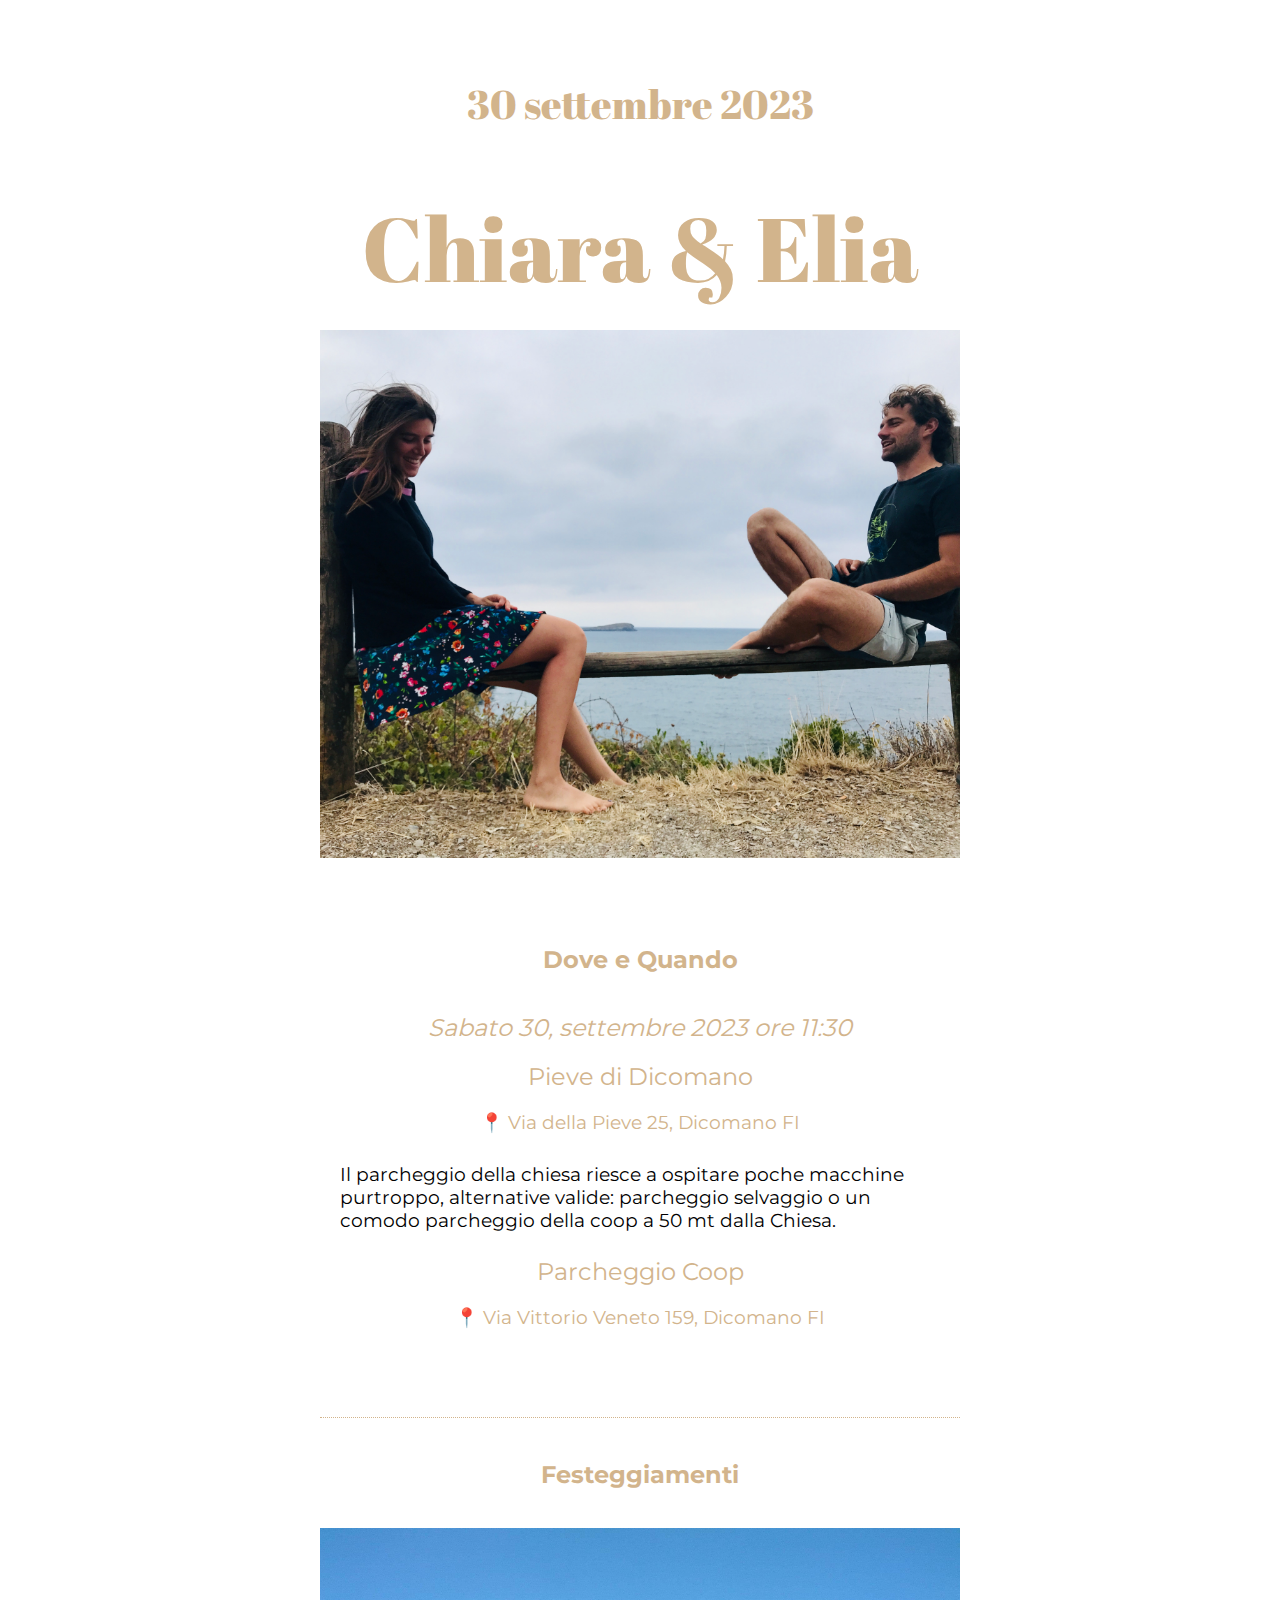
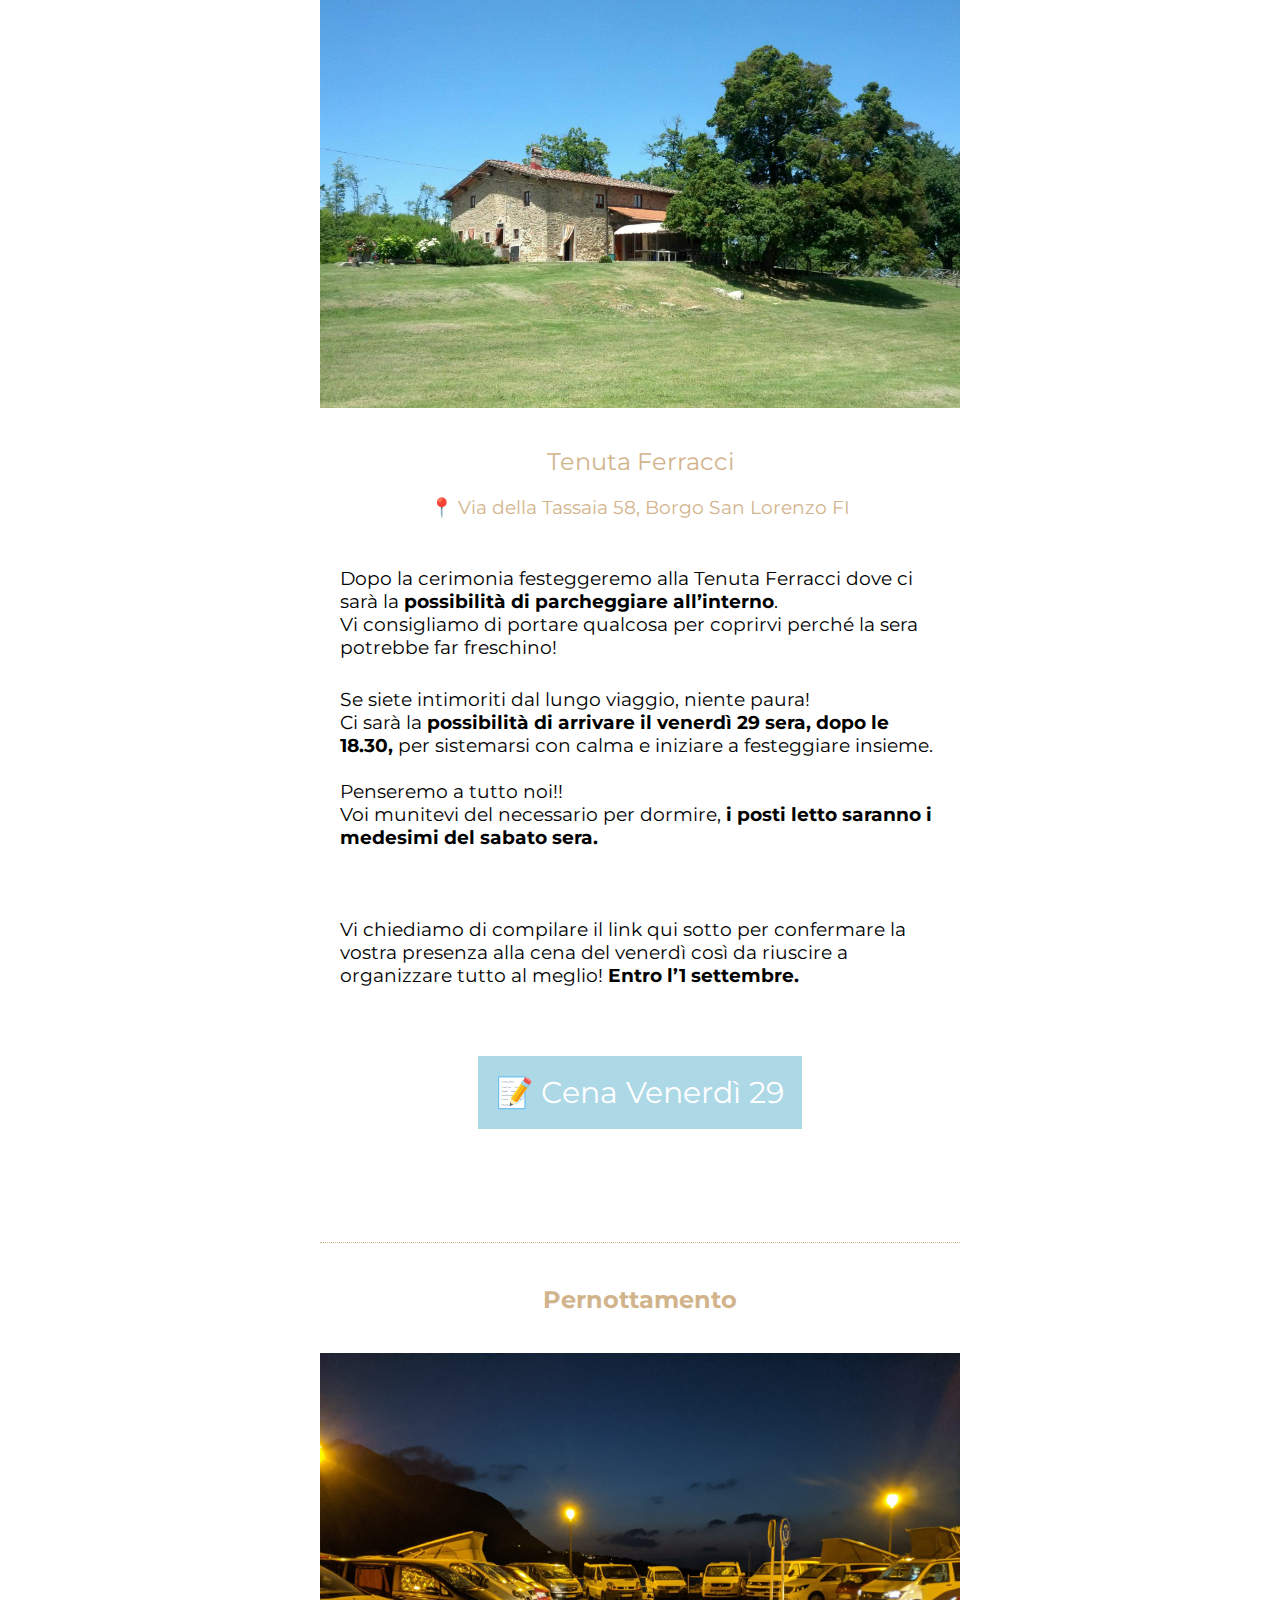
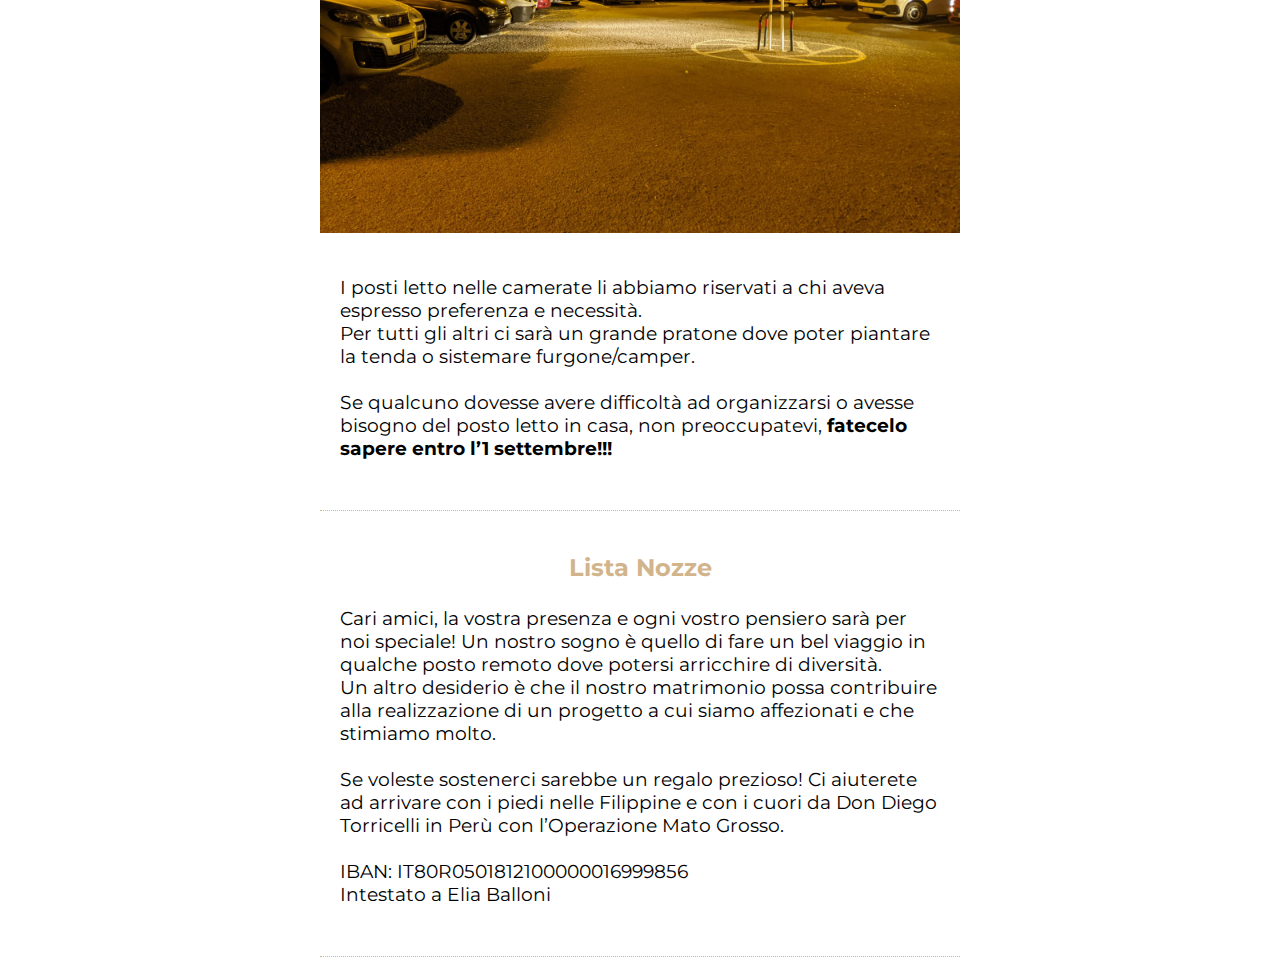
<file: index.html>
<!DOCTYPE html>
<html lang="it">
<head>
    <meta charset="UTF-8">
    <meta http-equiv="X-UA-Compatible" content="IE=edge">
    <meta name="viewport" content="width=device-width, initial-scale=1.0">
    <title>🤰🏻👩🏻‍⚕️ Chiara + Elia 🧗🏻🌲</title>
    <link rel="preconnect" href="https://fonts.googleapis.com">
<link rel="preconnect" href="https://fonts.gstatic.com" crossorigin>
<link href="https://fonts.googleapis.com/css2?family=Red+Hat+Display:ital@0;1&display=swap" rel="stylesheet">
    <link rel="stylesheet" href="style.css">
    <!-- <link rel="stylesheet" href="banda.css"> -->
</head>
<body>
    <!-- <div class="b_frame">
        <marquee behavior="slide" direction="down">🤰🏻👩🏻‍⚕️ Chiara + Elia 🧗🏻🌲</marquee>
    </div> -->
    <div class="main">
        <div class="cover">
            <br>
            <br>
            <h2 class="data self_c">30 settembre 2023</h2>
            <h1 class="title">
                Chiara & Elia
            </h1>
            <img class="copertina" src="./src/img/Foto_1.jpg" alt="">
        </div>
        <br>
        <br>
        <section class="logistica sono">
            <h2 class="p_title">Dove e Quando</h2>
            <a class="indicazioni" href="https://goo.gl/maps/SD46Xo5jkQciiAsL7">
                <h2><i>Sabato 30, settembre 2023 ore 11:30</i></h2>
                <h2>Pieve di Dicomano</h2>
                <!-- <h2>ore</h2> -->
                <h3>📍 Via della Pieve 25, Dicomano FI</h3>
            </a>
            <br>
            <h3>
                Il parcheggio della chiesa riesce a ospitare poche macchine purtroppo, alternative valide: parcheggio selvaggio o un comodo parcheggio della coop a 50 mt dalla Chiesa.
            </h3>
            <a class="indicazioni" href="https://goo.gl/maps/DNZvaCzLQdQG3vCq5">
                <h2>Parcheggio Coop</h2>
                <!-- <h2>ore</h2> -->
                <h3> 📍 Via Vittorio Veneto 159, Dicomano FI</h3>
            </a>
            <br>
            <br>
            <!-- <h3>
                La cerimonia si celebrerà presso la Pieve di Dicomano, vicino a Borgo San Lorenzo (FI),
                alle 11.30
                <br>
                Il parcheggio della chiesa riesce a ospitare poche macchine purtroppo, alternative valide:
                parcheggio selvaggio o un comodo parcheggio della coop a
                50 mt dalla Chiesa.
            </h3> -->

        </section>
        <section class="party">
            <h2 class="p_title">Festeggiamenti</h2>
            <br>
            <img src="./src/img/Foto_2.jpg" alt="">
            <br>
            <a class="indicazioni" href="https://goo.gl/maps/QL5DrFTDts3vsDg57">
                <h2>Tenuta Ferracci</h2>
                <h3>📍 Via della Tassaia 58, Borgo San Lorenzo FI</h3>
            </a>
            <br>
            <br>
            <h3>
                Dopo la cerimonia festeggeremo alla Tenuta Ferracci dove ci sarà la <b>possibilità di parcheggiare all’interno</b>.
                <br>
                Vi consigliamo di portare qualcosa per coprirvi perché la sera potrebbe far freschino!
            </h3>
            <br>
            <h3>
                Se siete intimoriti dal lungo viaggio, niente paura!
                <br>
                Ci sarà la <b>possibilità di arrivare il venerdì 29 sera, dopo le 18.30,</b> per sistemarsi con calma e iniziare a festeggiare insieme.
                <br>
                <br>
                Penseremo a tutto noi!! 
                <br>
                Voi munitevi del necessario per dormire, <b>i posti letto saranno i medesimi del sabato sera.</b>
                <br>
                <br>
                <br>
                <br>
                Vi chiediamo di compilare il link qui sotto per confermare la vostra presenza alla cena del venerdì così da riuscire a organizzare tutto al meglio! <b>Entro l’1 settembre.</b>
            </h3>
            <br>

                <a class="self_c form" href="https://docs.google.com/forms/d/e/1FAIpQLSet5YdGcfIKtHqPqVSmmF9m4eE1jb6lCCulhxKcQb-FXxLS4g/viewform?usp=sf_link">
                    📝 Cena Venerdì 29
                </a>
        </section>
        <section class="pernotto">
            <h2 class="p_title">Pernottamento</h2>
            <br>
            <img src="./src/img/Foto_3.JPG" alt="">
            <br>
            <br>
            <h3>
                I posti letto nelle camerate li abbiamo riservati a chi aveva espresso preferenza e necessità. 
                <br>
                Per tutti gli altri ci sarà un grande pratone dove poter piantare la tenda o sistemare furgone/camper.
                <br>
                <br>
                Se qualcuno dovesse avere difficoltà ad organizzarsi o avesse bisogno del posto letto in casa, non preoccupatevi, <b>fatecelo sapere entro l’1 settembre!!!</b>
            </h3>

        </section>
        <section class="present">
            <h2 class="p_title">Lista Nozze</h2>
            <h3>
                Cari amici, la vostra presenza e ogni vostro pensiero sarà per noi speciale!
                Un nostro sogno è quello di fare un bel viaggio in qualche posto remoto dove potersi arricchire di diversità. 
                <br>
                Un altro desiderio è che il nostro matrimonio possa contribuire alla realizzazione di un progetto a cui siamo affezionati e che stimiamo molto.
                <br>
                <br>
                Se voleste sostenerci sarebbe un regalo prezioso! Ci aiuterete ad arrivare con i piedi nelle Filippine e con i cuori da Don Diego Torricelli in Perù con l’Operazione Mato Grosso.
                <br>
                <br>
                IBAN: IT80R0501812100000016999856
                <br>
                Intestato a Elia Balloni
            </h3>
        </section>
        <!-- <section class="activities">
            <h3>Diletti domenicali</h3>
            <ul>
                <li>Torneo di Polo</li>
                <li>Safari</li>
                <li>Caccia alla volpe</li>
                <li>Orgietta</li>
            </ul>
        </section> -->
        <!-- <section class="map"></section> -->
</body>
</html>
</file>
<file: style.css>
@font-face {
    font-family: abril;
    src: url(./src/font/Abril_Fatface/AbrilFatface-Regular.ttf);
}
@font-face {
    font-family: sono;
    src: url(src/font/Sono-VariableFont_MONO\,wght.ttf);
}
@font-face {
    font-family: monserrat;
    src: url(./src/font/Montserrat/Montserrat-VariableFont_wght.ttf);
}

html, body{
    font-family: abril;
    color: black;
    margin: 0;
}

.main{
    display: flex;
    flex-direction: column;
    /* align-items: center; */
    /* overflow: auto; */
    max-width: 50vw;
    height: auto;
    margin: auto;
    z-index: 100;
}

.cover{
    display: flex;
    flex-direction: column;
    /* height: 100vh; */
    width: 100%;
    justify-content: center;
}

/* .copertina{
    margin-bottom: 10vh;
} */

section{
    display: flex;
    flex-direction: column;
    /* height: 100vh; */
    width: 100%;
    border-bottom: 1px dotted tan;
    font-family: monserrat;
    padding-top: 2.5vh;
    padding-bottom: 5vh;
}

.title{
    padding: 2.5vh;
    grid-area: cover;
    /* font-family: ippocampo; */
    font-size: 90px;
    margin: 0 0;
    position: relative;
    text-align: center;
    color: tan;
    /* top: -150px; */
}

h1, h2, h3, h4, h5{
    font-weight: 400;
}

h3,ul{
    align-self: flex-start;
    margin:  5px 20px;
}

ul{
    margin-bottom: 30px;
}

a{
    text-decoration: none;
    color: Indigo;
}

a:hover{
    text-decoration: none;
    color: lightblue;
}

.descrizione{
    margin: 30px 20px;
    align-self: flex-start;
}

.sono{
    font-family: monserrat;
}

.indicazioni{
    margin: 0 2.5vh;
    align-self: center;
    text-align: center;
    color: tan;
}



.self_c{
    align-self: center;
}

.form{
    margin: 5vh 0;
    margin-bottom: 7.5vh;
    color: white;
    background-color: lightblue;
    font-size: 30px;
    padding: 2vh;
    text-align: center;
}

.form:hover{
    color: lightblue;
    border: 1px solid lightblue;
    background-color: rgba(255, 255, 255, 0);
}

.data{
    font-size: 40px;
    color: tan;
}

.p_title{
    text-align: center;
    width: 100%;
    font-weight: bold;
    color: tan;
}

@media screen and (max-width: 900px) {

    .main{
        max-width: 85vw;
    }

    .title{
      font-size: 12vw;
    }

    .data{
        font-size: 7vw;
    }

    .form{
        width: 60vw;
        font-size: 25px;
    }

}
</file>
